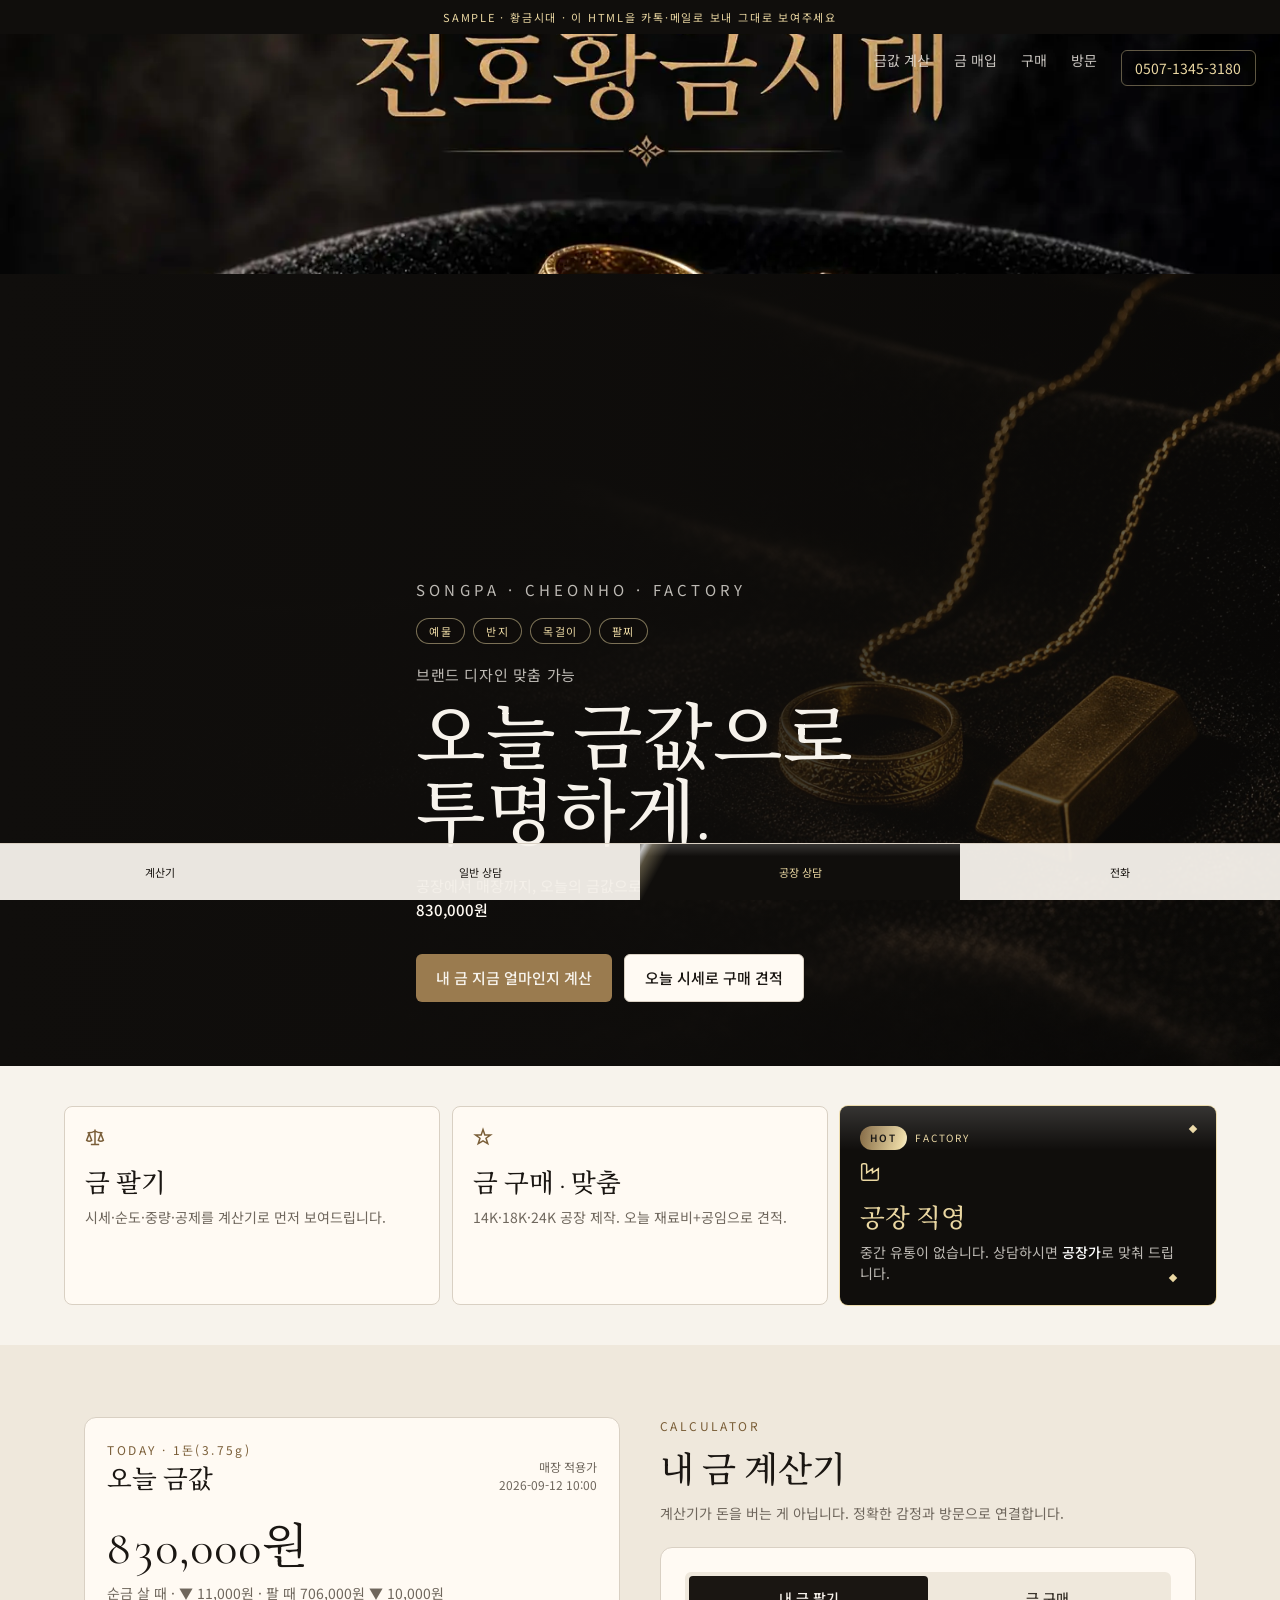
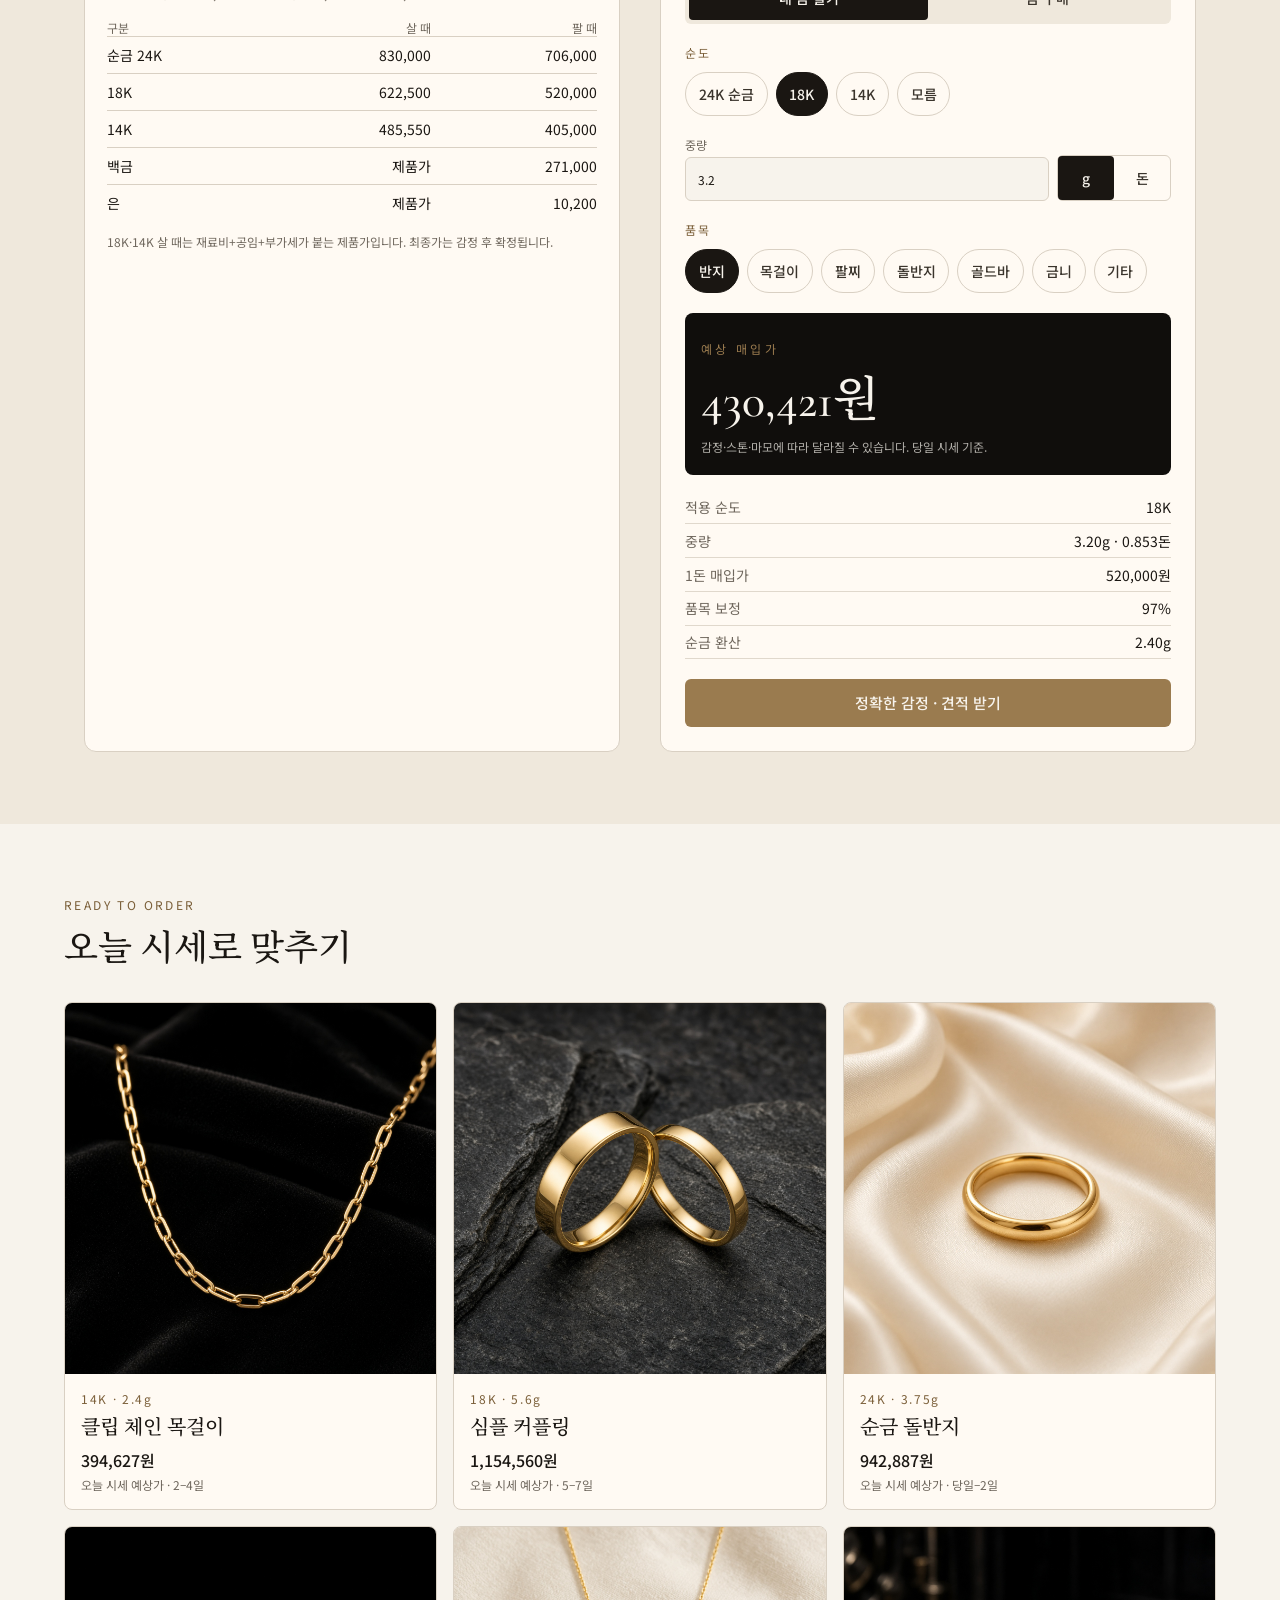
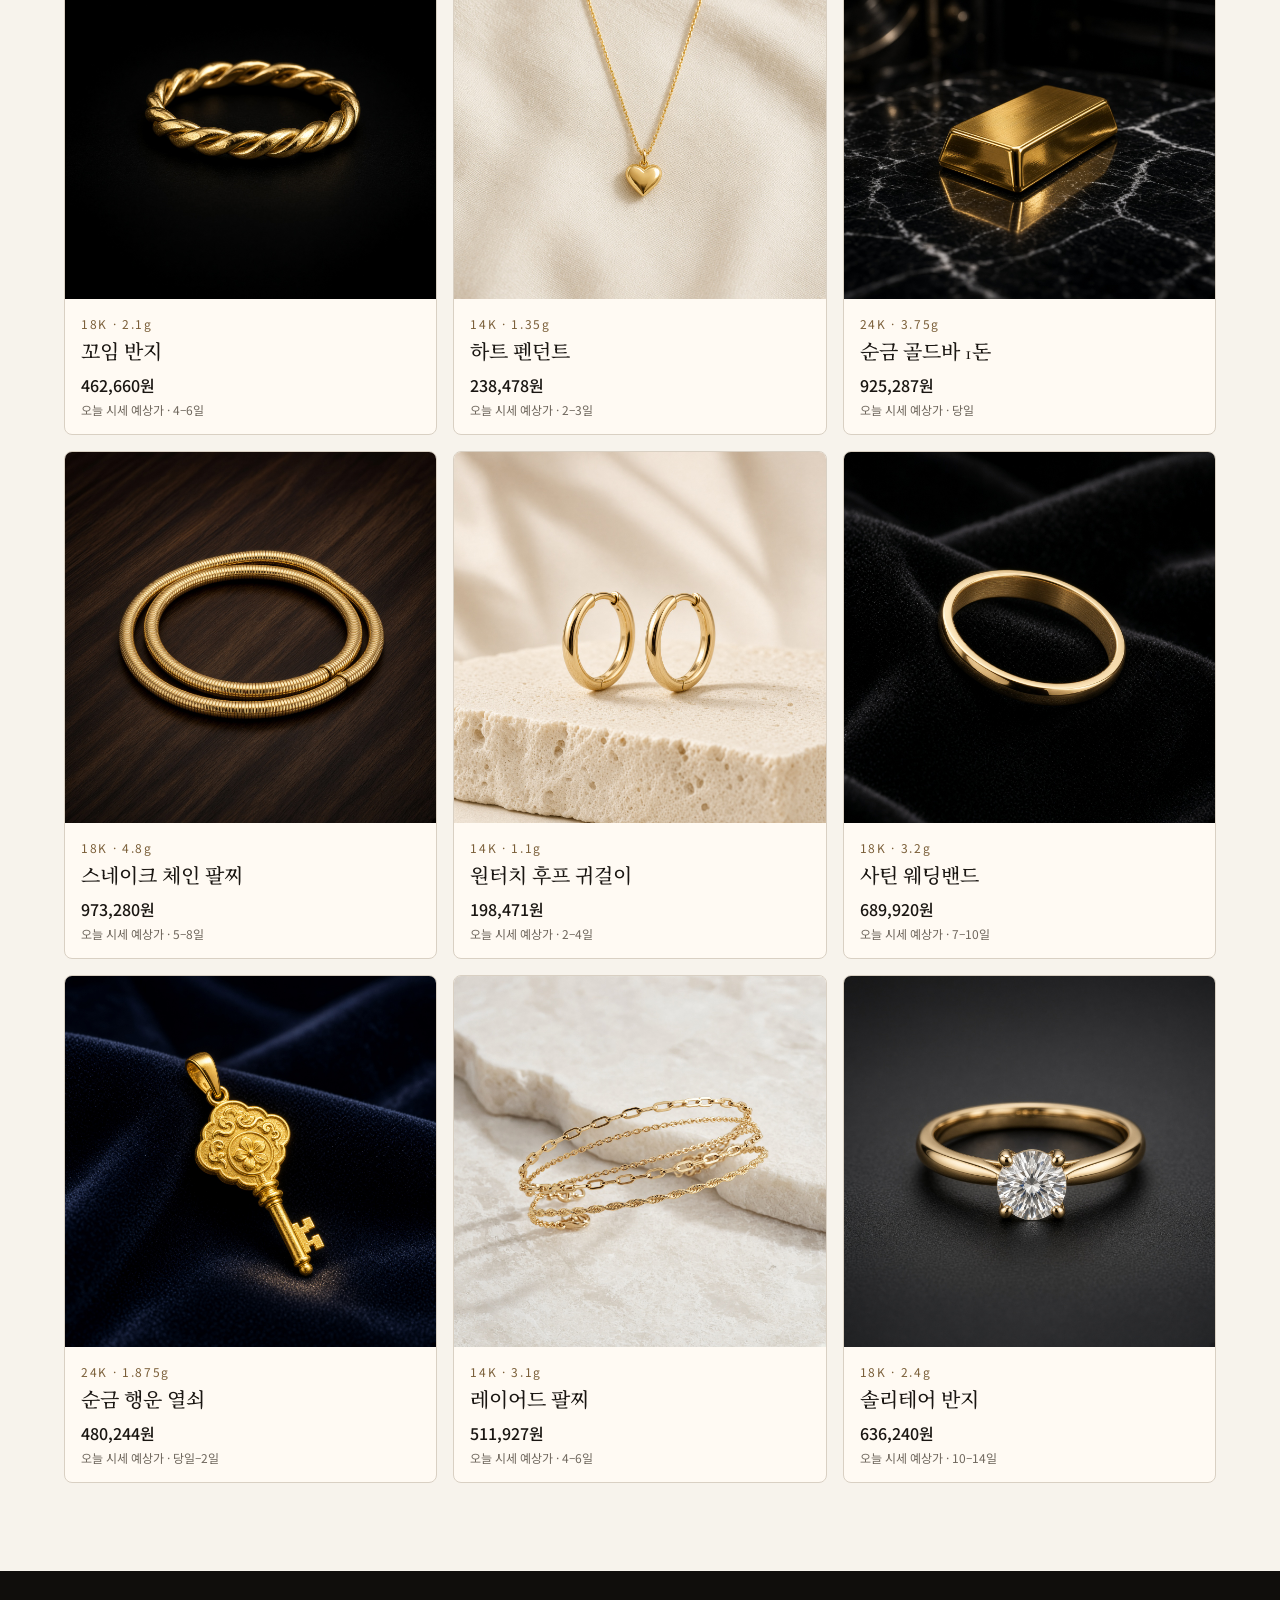
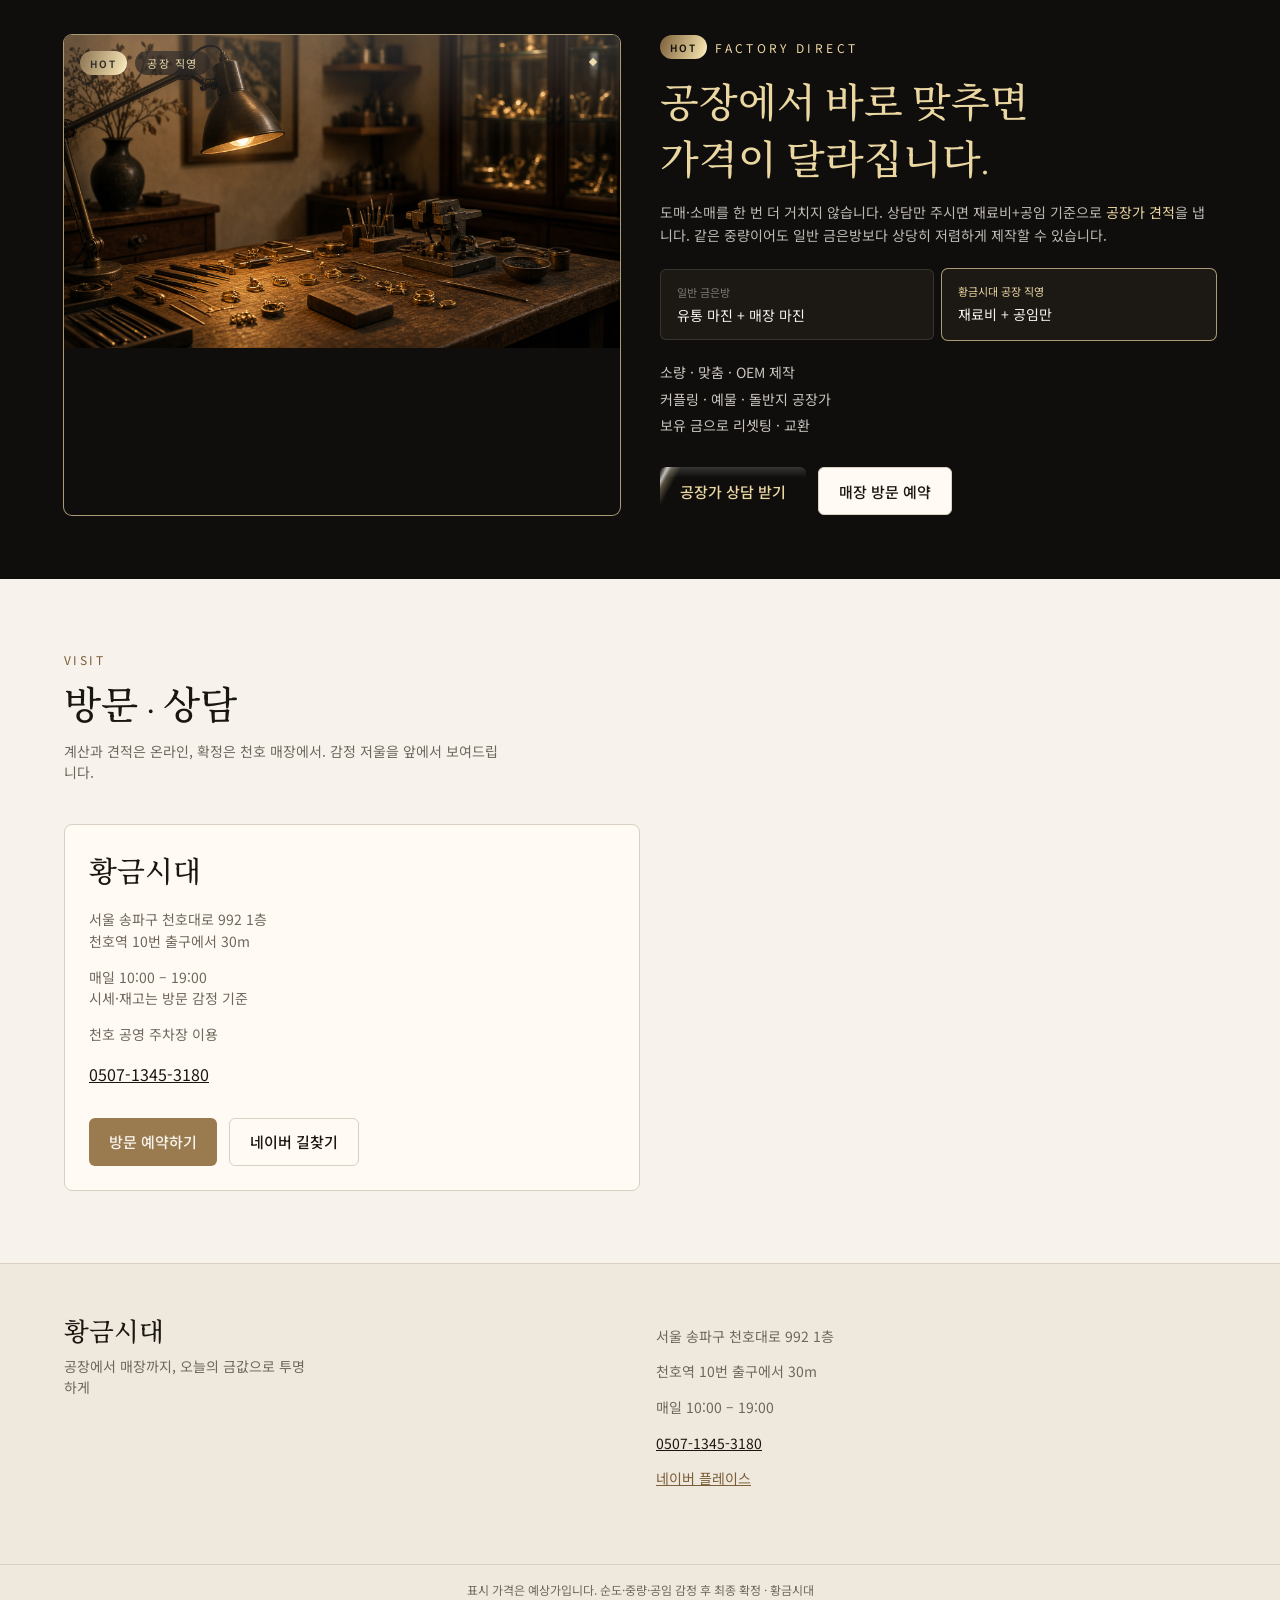
<file: public/sample.html>
<!DOCTYPE html>
<html lang="ko">
<head>
  <meta charset="UTF-8" />
  <meta name="viewport" content="width=device-width, initial-scale=1, viewport-fit=cover" />
  <title>황금시대 · 오늘 금값 · 공장직영 샘플</title>
  <meta name="description" content="송파 천호 공장직영 금은방. 오늘 금값, 내 금 계산기, 맞춤 제작 견적." />
  <link rel="icon" href="favicon.svg" />
  <link rel="preconnect" href="https://fonts.googleapis.com" />
  <link rel="preconnect" href="https://fonts.gstatic.com" crossorigin />
  <link href="https://fonts.googleapis.com/css2?family=Cormorant+Garamond:wght@500;600&family=Noto+Sans+KR:wght@400;500;600&family=Noto+Serif+KR:wght@500;600&display=swap" rel="stylesheet" />
  <style>
    :root {
      --ivory: #f7f3ec;
      --paper: #efe8dc;
      --ink: #1a1612;
      --ink-soft: #3a342c;
      --muted: #6f675d;
      --line: #d9d0c3;
      --gold: #9a7b4f;
      --gold-deep: #7a5e38;
      --gold-bright: #ead7a2;
      --night: #100e0c;
      --night-2: #1c1814;
      --cream: #fffaf3;
      --display: "Cormorant Garamond", "Noto Serif KR", serif;
      --sans: "Noto Sans KR", Pretendard, system-ui, sans-serif;
    }
    * { box-sizing: border-box; }
    html { scroll-behavior: smooth; }
    body {
      margin: 0;
      background: var(--ivory);
      color: var(--ink);
      font-family: var(--sans);
      -webkit-font-smoothing: antialiased;
      padding-bottom: 4.5rem;
    }
    img { max-width: 100%; display: block; }
    button, a { font-family: inherit; }
    button { cursor: pointer; }
    h1, h2, h3 { font-family: var(--display); font-weight: 500; text-wrap: balance; margin: 0; }
    p { text-wrap: pretty; }
    .wrap { max-width: 72rem; margin: 0 auto; padding: 0 1.25rem; }
    .sample-bar {
      background: var(--night);
      color: var(--gold-bright);
      text-align: center;
      font-size: 11px;
      letter-spacing: 0.16em;
      padding: 0.55rem 1rem;
    }
    header {
      position: sticky; top: 0; z-index: 40;
      background: var(--night);
    }
    .head { position: relative; }
    .brand { display: block; }
    .brand img { width: 100%; height: 10rem; object-fit: cover; object-position: center; }
    @media (min-width: 640px) { .brand img { height: 13rem; } }
    @media (min-width: 768px) { .brand img { height: 15rem; } }
    nav {
      display: none; position: absolute; top: 0; right: 0; left: 0;
      justify-content: flex-end; gap: 1.5rem; padding: 1rem 1.5rem 0;
    }
    nav a { color: rgba(247,243,236,.8); text-decoration: none; font-size: 14px; }
    nav a:hover { color: var(--gold-bright); }
    .tel-btn {
      display: none; height: 2.25rem; align-items: center;
      border: 1px solid color-mix(in oklab, var(--gold-bright) 40%, transparent);
      color: var(--gold-bright); background: transparent; text-decoration: none;
      border-radius: 6px; padding: 0 0.85rem; font-size: 14px;
    }
    .hero {
      position: relative; isolation: isolate; min-height: 88svh;
      background: var(--night); color: var(--ivory); overflow: hidden;
      display: flex; align-items: flex-end;
    }
    .hero img { position: absolute; inset: 0; width: 100%; height: 100%; object-fit: cover; opacity: 0.55; }
    .hero-mask {
      position: absolute; inset: 0;
      background: linear-gradient(90deg, var(--night) 0%, rgba(16,14,12,.8) 50%, rgba(16,14,12,.2) 100%);
    }
    .hero-copy { position: relative; padding: 7rem 0 4rem; }
    .kicker { font-size: 12px; letter-spacing: 0.28em; color: var(--gold); margin: 0; }
    .hero h1 { font-size: clamp(2.6rem, 8vw, 4.5rem); line-height: 1.05; margin-top: 1rem; }
    .hero p { max-width: 28rem; margin: 1.2rem 0 0; color: rgba(247,243,236,.75); font-size: 15px; line-height: 1.6; }
    .row { display: flex; flex-wrap: wrap; gap: 0.75rem; margin-top: 2rem; }
    .btn {
      display: inline-flex; align-items: center; justify-content: center; gap: 0.4rem;
      height: 3rem; padding: 0 1.25rem; border-radius: 6px; font-size: 15px; font-weight: 500;
      text-decoration: none; border: 0; color: var(--ivory); background: var(--gold);
    }
    .btn:hover { background: var(--gold-deep); }
    .btn-cream { background: var(--cream); color: var(--ink); border: 1px solid var(--line); }
    .btn-cream:hover { background: var(--paper); }
    .btn-ink { background: var(--ink); color: var(--ivory); }
    .btn-ghost { background: transparent; color: var(--ink); }
    .btn.full { width: 100%; }
    .btn:disabled { opacity: .4; cursor: not-allowed; }
    .cards { display: grid; gap: 0.75rem; padding: 2.5rem 0; }
    .card {
      border: 1px solid var(--line); background: var(--cream);
      border-radius: 8px; padding: 1.25rem; text-decoration: none; color: inherit;
    }
    .card h2 { font-size: 1.6rem; margin-top: 0.7rem; }
    .card p { margin: 0.5rem 0 0; font-size: 14px; color: var(--muted); line-height: 1.55; }
    .card svg { color: var(--gold-deep); }
    .pills { display: flex; flex-wrap: wrap; gap: 0.5rem; margin-top: 1rem; }
    .pill-tag {
      border: 1px solid color-mix(in oklab, var(--gold-bright) 50%, transparent);
      background: rgba(16,14,12,.4); color: var(--gold-bright);
      border-radius: 999px; padding: 4px 12px; font-size: 11px; letter-spacing: 0.14em;
    }
    .hero-custom { margin: 0.75rem 0 0; font-size: 14px; letter-spacing: 0.04em; color: var(--gold-bright); }
    .shine { position: relative; overflow: hidden; }
    .shine::before {
      content: ""; position: absolute; inset: 0; z-index: 1; pointer-events: none;
      background: linear-gradient(180deg, color-mix(in oklab, white 16%, transparent), transparent 22%);
    }
    .shine::after {
      content: ""; position: absolute; top: -30%; bottom: -30%; width: 38%; z-index: 2; pointer-events: none;
      mix-blend-mode: screen;
      background: linear-gradient(100deg, transparent 0%, transparent 32%, color-mix(in oklab, var(--gold-bright) 18%, transparent) 44%, color-mix(in oklab, white 72%, transparent) 50%, color-mix(in oklab, var(--gold-bright) 32%, transparent) 56%, transparent 70%);
      transform: translateX(-140%) skewX(-20deg);
      animation: glass 3.6s ease-in-out infinite;
    }
    @keyframes glass {
      0%, 14% { transform: translateX(-140%) skewX(-20deg); }
      58%, 100% { transform: translateX(320%) skewX(-20deg); }
    }
    .hot-card {
      position: relative; background: var(--night); color: var(--ivory); border: 0;
      box-shadow: 0 0 0 1px color-mix(in oklab, var(--gold-bright) 88%, white);
      overflow: hidden;
    }
    .hot-card h2, .hot-card svg { color: var(--gold-bright); }
    .hot-card p { color: rgba(247,243,236,.75); }
    .hot {
      display: inline-flex; height: 1.5rem; align-items: center; border-radius: 999px;
      padding: 0 0.65rem; font-size: 10px; font-weight: 600; letter-spacing: 0.18em; color: var(--night);
      background-image: linear-gradient(110deg, var(--gold-deep) 0%, var(--gold-bright) 42%, #fff6d8 50%, var(--gold-bright) 58%, var(--gold-deep) 100%);
      background-size: 220% 100%;
      animation: shimmer 2.6s linear infinite;
    }
    @keyframes shimmer { to { background-position: 220% 50%; } }
    .spark {
      position: absolute; width: 6px; height: 6px; background: var(--gold-bright);
      transform: rotate(45deg); animation: pulse 1.8s ease-in-out infinite;
    }
    @keyframes pulse { 50% { opacity: .35; transform: rotate(45deg) scale(.85); } }
    .paper { background: var(--paper); padding: 4.5rem 0; }
    .split { display: grid; gap: 2.5rem; }
    .eyebrow { font-size: 12px; letter-spacing: 0.2em; color: var(--gold-deep); margin: 0; }
    .calc {
      border: 1px solid var(--line); background: var(--cream);
      border-radius: 12px; padding: 1.25rem;
    }
    .seg { display: grid; grid-template-columns: 1fr 1fr; background: var(--paper); padding: 4px; border-radius: 6px; margin-bottom: 1.25rem; }
    .seg button, .chip, .unit button {
      height: 2.75rem; border: 0; background: transparent; color: var(--ink-soft); font-size: 14px; font-weight: 500; border-radius: 4px;
    }
    .seg button.on { background: var(--ink); color: var(--ivory); }
    .chips { display: flex; flex-wrap: wrap; gap: 0.5rem; margin: 0 0 1.25rem; }
    .chip { border: 1px solid var(--line); padding: 0 0.8rem; border-radius: 999px; background: var(--cream); }
    .chip.on { background: var(--ink); color: var(--ivory); border-color: var(--ink); }
    label.field { display: block; font-size: 12px; color: var(--muted); }
    input, textarea, select {
      width: 100%; margin-top: 4px; height: 2.75rem; border: 1px solid var(--line);
      background: var(--ivory); border-radius: 6px; padding: 0 0.75rem; font: inherit; color: var(--ink);
    }
    textarea { height: 6rem; padding: 0.7rem 0.75rem; resize: vertical; }
    .weight { display: grid; grid-template-columns: 1fr auto; gap: 0.5rem; margin-bottom: 1.25rem; }
    .unit { display: flex; border: 1px solid var(--line); border-radius: 6px; align-self: end; }
    .unit button { width: 3.5rem; }
    .unit button.on { background: var(--ink); color: var(--ivory); }
    .quote { background: var(--night); color: var(--ivory); border-radius: 8px; padding: 1.2rem 1rem; }
    .quote .kicker { color: var(--gold); }
    .quote b { font-family: var(--display); font-size: clamp(2rem, 5vw, 3rem); font-weight: 500; display: block; margin-top: 4px; }
    .quote p { margin: 0.5rem 0 0; font-size: 12px; color: rgba(247,243,236,.7); }
    .dl { margin: 1rem 0 0; }
    .dl div { display: flex; justify-content: space-between; gap: 1rem; border-bottom: 1px solid color-mix(in oklab, var(--line) 80%, transparent); padding: 0.4rem 0; font-size: 14px; }
    .dl dt { color: var(--muted); }
    .dl dd { margin: 0; font-variant-numeric: tabular-nums; }
    .board { border: 1px solid var(--line); background: var(--cream); border-radius: 12px; padding: 1.4rem; }
    .board h2 { font-size: 1.6rem; }
    .big { font-family: var(--display); font-size: clamp(2rem, 5vw, 3rem); margin: 0.8rem 0 0; font-variant-numeric: tabular-nums; }
    .delta { font-size: 14px; color: var(--muted); margin: 0.4rem 0 1rem; }
    .grid3 { display: grid; grid-template-columns: 1fr 1fr 1fr; gap: 0.5rem; font-size: 12px; color: var(--muted); }
    .rate { display: grid; grid-template-columns: 1fr 1fr 1fr; gap: 0.5rem; border-top: 1px solid var(--line); padding: 0.5rem 0; font-size: 14px; font-variant-numeric: tabular-nums; }
    .rate span:nth-child(2), .grid3 span:nth-child(2),
    .rate span:nth-child(3), .grid3 span:nth-child(3) { text-align: right; }
    .shop { padding: 4.5rem 0 5.5rem; }
    .shop-head { display: flex; justify-content: space-between; align-items: flex-end; gap: 1rem; margin-bottom: 2rem; }
    .products { display: grid; gap: 1rem; }
    .p-card { display: block; overflow: hidden; border: 1px solid var(--line); background: var(--cream); border-radius: 8px; text-decoration: none; color: inherit; }
    .p-card .ph { aspect-ratio: 1; background: var(--night); overflow: hidden; }
    .p-card img { width: 100%; height: 100%; object-fit: cover; }
    .p-card .meta { padding: 1rem; }
    .p-card .meta p:first-child { margin: 0; font-size: 12px; letter-spacing: 0.14em; color: var(--gold-deep); }
    .p-card h3 { font-size: 1.25rem; margin-top: 4px; }
    .p-card .price { margin: 0.5rem 0 0; font-weight: 500; font-variant-numeric: tabular-nums; }
    .p-card .sub { margin: 4px 0 0; font-size: 12px; color: var(--muted); }
    .factory { background: var(--night); color: var(--ivory); }
    .factory .inner { display: grid; gap: 2.5rem; padding: 4rem 0; }
    .shot { position: relative; overflow: hidden; border-radius: 8px;
      box-shadow: 0 0 0 1px color-mix(in oklab, var(--gold-bright) 70%, transparent); }
    .shot img { width: 100%; aspect-ratio: 16/9; object-fit: cover; }
    .shot .badges { position: absolute; left: 1rem; top: 1rem; display: flex; gap: 0.5rem; align-items: center; }
    .pill { background: rgba(16,14,12,.7); color: var(--gold-bright); border-radius: 999px; padding: 4px 12px; font-size: 11px; letter-spacing: 0.14em; }
    .factory h2 { color: var(--gold-bright); font-size: clamp(2rem, 4vw, 2.5rem); margin-top: 0.7rem; }
    .factory .lead { color: rgba(247,243,236,.75); font-size: 14px; line-height: 1.65; margin-top: 1rem; }
    .cmp { display: grid; grid-template-columns: 1fr 1fr; gap: 0.5rem; margin-top: 1.4rem; }
    .cmp div { background: var(--night-2); border-radius: 6px; padding: 0.85rem 1rem; font-size: 14px; }
    .cmp .dim { border: 1px solid rgba(247,243,236,.12); }
    .cmp .dim p:first-child { color: rgba(247,243,236,.45); font-size: 11px; margin: 0; }
    .cmp .lit { box-shadow: 0 0 0 1px color-mix(in oklab, var(--gold-bright) 70%, transparent); }
    .cmp .lit p:first-child { color: var(--gold-bright); font-size: 11px; margin: 0; }
    .cmp p + p { margin: 0.35rem 0 0; }
    .factory ul { margin: 1.4rem 0 0; padding: 0; list-style: none; font-size: 14px; color: rgba(247,243,236,.8); }
    .factory li { margin: 0.4rem 0; }
    .visit { padding: 4.5rem 0; }
    .visit-grid { display: grid; gap: 1rem; margin-top: 2.5rem; }
    .map { overflow: hidden; border: 1px solid var(--line); border-radius: 8px; min-height: 320px; }
    .map iframe { width: 100%; height: 100%; min-height: 320px; border: 0; }
    .visit-card { border: 1px solid var(--line); background: var(--cream); border-radius: 8px; padding: 1.5rem; max-width: 36rem; }
    footer { border-top: 1px solid var(--line); background: var(--paper); }
    .foot { display: grid; gap: 2rem; padding: 3rem 0; }
    .muted { color: var(--muted); font-size: 14px; line-height: 1.55; }
    .legal { border-top: 1px solid var(--line); padding: 1rem; text-align: center; font-size: 12px; color: var(--muted); }
    .sticky {
      position: fixed; left: 0; right: 0; bottom: 0; z-index: 40;
      background: color-mix(in oklab, var(--ivory) 95%, transparent);
      border-top: 1px solid var(--line);
      display: grid; grid-template-columns: 1fr 1fr 1fr 1fr;
      padding-bottom: env(safe-area-inset-bottom);
    }
    .sticky a, .sticky button {
      height: 3.5rem; border: 0; background: transparent; color: var(--ink);
      font-size: 11px; text-decoration: none; display: flex; flex-direction: column;
      align-items: center; justify-content: center; gap: 2px;
    }
    .sticky .factory-btn { background: var(--night); color: var(--gold-bright); }
    .modal {
      position: fixed; inset: 0; z-index: 60; background: rgba(16,14,12,.55);
      display: none; padding: 1rem;
    }
    .modal.open { display: flex; align-items: center; justify-content: center; }
    .sheet {
      width: min(32rem, 100%); margin: 0; background: var(--ivory); border-radius: 12px;
      padding: 1.5rem; max-height: 84vh; overflow: auto;
    }
    .sheet-h { display: flex; justify-content: space-between; gap: 1rem; margin-bottom: 1rem; }
    .x { width: 2.75rem; height: 2.75rem; border: 0; background: transparent; border-radius: 6px; font-size: 1.4rem; }
    .ok { display: none; }
    .modal.sent .form-fields { display: none; }
    .modal.sent .ok { display: block; }
    @media (min-width: 768px) {
      nav, .tel-btn { display: flex; }
      .cards { grid-template-columns: repeat(3, 1fr); }
      .products { grid-template-columns: repeat(3, 1fr); }
      .split, .factory .inner, .foot { grid-template-columns: 1fr 1fr; }
      .calc { padding: 1.5rem; }
    }
    @media (prefers-reduced-motion: reduce) {
      * { animation: none !important; }
    }
  </style>
</head>
<body>
  <div class="sample-bar">SAMPLE · 황금시대 · 이 HTML을 카톡·메일로 보내 그대로 보여주세요</div>
  <header>
    <div class="head">
      <a class="brand" href="#top">
        <img src="brand.webp" alt="천호황금시대" width="1400" height="788" fetchpriority="high" />
      </a>
      <nav>
        <a href="#calculator">금값 계산</a>
        <a href="#calculator" data-mode="sell">금 매입</a>
        <a href="#shop">구매</a>
        <a href="#visit">방문</a>
        <a class="tel-btn" href="tel:050713453180">0507-1345-3180</a>
      </nav>
    </div>
  </header>

  <section class="hero" id="top">
    <img src="hero.jpg" alt="" />
    <div class="hero-mask"></div>
    <div class="wrap hero-copy">
      <p class="kicker">SONGPA · CHEONHO · FACTORY</p>
      <div class="pills">
        <span class="pill-tag">예물</span>
        <span class="pill-tag">반지</span>
        <span class="pill-tag">목걸이</span>
        <span class="pill-tag">팔찌</span>
      </div>
      <p class="hero-custom">브랜드 디자인 맞춤 가능</p>
      <h1>오늘 금값으로<br />투명하게.</h1>
      <p>공장에서 매장까지, 오늘의 금값으로 투명하게. 순금 1돈 살 때 <b id="heroBuy" style="font-weight:500;color:#fffaf3">830,000원</b></p>
      <div class="row">
        <a class="btn" href="#calculator">내 금 지금 얼마인지 계산</a>
        <a class="btn btn-cream" href="#shop">오늘 시세로 구매 견적</a>
      </div>
    </div>
  </section>

  <section class="wrap cards">
    <a class="card" href="#calculator" data-mode="sell">
      <svg width="20" height="20" viewBox="0 0 24 24" fill="none" stroke="currentColor" stroke-width="1.8"><path d="M16 16l3-8 3 8c-.87.65-1.92 1-3 1s-2.13-.35-3-1zM2 16l3-8 3 8c-.87.65-1.92 1-3 1s-2.13-.35-3-1zM7 21h10M12 3v18M3 7h2c2 0 5-1 7-2 2 1 5 2 7 2h2"/></svg>
      <h2>금 팔기</h2>
      <p>시세·순도·중량·공제를 계산기로 먼저 보여드립니다.</p>
    </a>
    <a class="card" href="#shop">
      <svg width="20" height="20" viewBox="0 0 24 24" fill="none" stroke="currentColor" stroke-width="1.8"><path d="M12 3l2.2 6.6H21l-5.4 3.9 2.1 6.5L12 16.6 6.3 20l2.1-6.5L3 9.6h6.8L12 3z"/></svg>
      <h2>금 구매 · 맞춤</h2>
      <p>14K·18K·24K 공장 제작. 오늘 재료비+공임으로 견적.</p>
    </a>
    <a class="card hot-card shine" href="#factory">
      <span class="spark" style="right:20px;top:20px"></span>
      <span class="spark" style="right:40px;bottom:24px"></span>
      <div style="display:flex;gap:8px;align-items:center">
        <span class="hot">HOT</span>
        <span style="font-size:10px;letter-spacing:.18em;color:var(--gold-bright)">FACTORY</span>
      </div>
      <svg width="20" height="20" viewBox="0 0 24 24" fill="none" stroke="currentColor" stroke-width="1.8" style="margin-top:12px"><path d="M2 20a2 2 0 0 0 2 2h16a2 2 0 0 0 2-2V8l-7 5V8l-7 5V4a2 2 0 0 0-2-2H4a2 2 0 0 0-2 2z"/></svg>
      <h2>공장 직영</h2>
      <p>중간 유통이 없습니다. 상담하시면 <strong style="color:#fff;font-weight:500">공장가</strong>로 맞춰 드립니다.</p>
    </a>
  </section>

  <section class="paper" id="calculator">
    <div class="wrap split">
      <div class="board" id="priceBoard"></div>
      <div>
        <p class="eyebrow">CALCULATOR</p>
        <h2 style="font-size:2.2rem;margin-top:.4rem">내 금 계산기</h2>
        <p class="muted" style="margin:0.7rem 0 1.4rem;max-width:26rem">계산기가 돈을 버는 게 아닙니다. 정확한 감정과 방문으로 연결합니다.</p>
        <div class="calc">
          <div class="seg">
            <button type="button" class="on" data-set="mode" data-v="sell">내 금 팔기</button>
            <button type="button" data-set="mode" data-v="buy">금 구매</button>
          </div>
          <p class="eyebrow" style="margin-bottom:.7rem">순도</p>
          <div class="chips" id="karats"></div>
          <div class="weight">
            <label class="field">중량
              <input id="weight" inputmode="decimal" value="3.2" />
            </label>
            <div class="unit">
              <button type="button" class="on" data-set="unit" data-v="g">g</button>
              <button type="button" data-set="unit" data-v="don">돈</button>
            </div>
          </div>
          <div id="itemWrap">
            <p class="eyebrow" style="margin-bottom:.7rem">품목</p>
            <div class="chips" id="items"></div>
          </div>
          <div class="quote">
            <p class="kicker" id="quoteLabel">예상 매입가</p>
            <b id="quoteValue">—</b>
            <p>감정·스톤·마모에 따라 달라질 수 있습니다. 당일 시세 기준.</p>
          </div>
          <div class="dl" id="quoteRows"></div>
          <button class="btn full" type="button" id="consultCalc" style="margin-top:1.2rem">정확한 감정 · 견적 받기</button>
        </div>
      </div>
    </div>
  </section>

  <section class="shop wrap" id="shop">
    <div class="shop-head">
      <div>
        <p class="eyebrow">READY TO ORDER</p>
        <h2 style="font-size:2.2rem;margin-top:.4rem">오늘 시세로 맞추기</h2>
      </div>
    </div>
    <div class="products" id="products"></div>
  </section>

  <section class="factory" id="factory">
    <div class="wrap inner">
      <div class="shot shine">
        <img src="atelier.jpg" alt="황금시대 공방" />
        <div class="badges"><span class="hot">HOT</span><span class="pill">공장 직영</span></div>
        <span class="spark" style="right:24px;top:24px"></span>
      </div>
      <div>
        <div style="display:flex;gap:8px;align-items:center">
          <span class="hot">HOT</span>
          <p class="kicker" style="color:var(--gold-bright)">FACTORY DIRECT</p>
        </div>
        <h2>공장에서 바로 맞추면<br />가격이 달라집니다.</h2>
        <p class="lead">도매·소매를 한 번 더 거치지 않습니다. 상담만 주시면 재료비+공임 기준으로 <span style="color:var(--gold-bright)">공장가 견적</span>을 냅니다. 같은 중량이어도 일반 금은방보다 상당히 저렴하게 제작할 수 있습니다.</p>
        <div class="cmp">
          <div class="dim"><p>일반 금은방</p><p>유통 마진 + 매장 마진</p></div>
          <div class="lit"><p>황금시대 공장 직영</p><p>재료비 + 공임만</p></div>
        </div>
        <ul>
          <li>소량 · 맞춤 · OEM 제작</li>
          <li>커플링 · 예물 · 돌반지 공장가</li>
          <li>보유 금으로 리셋팅 · 교환</li>
        </ul>
        <div class="row">
          <button class="btn shine" type="button" id="factoryConsult" style="background:var(--night);color:var(--gold-bright);border:0">공장가 상담 받기</button>
          <a class="btn btn-cream" href="#visit">매장 방문 예약</a>
        </div>
      </div>
    </div>
  </section>

  <section class="visit wrap" id="visit">
    <p class="eyebrow">VISIT</p>
    <h2 style="font-size:2.4rem;margin-top:.4rem">방문 · 상담</h2>
    <p class="muted" style="max-width:28rem;margin-top:.7rem">계산과 견적은 온라인, 확정은 천호 매장에서. 감정 저울을 앞에서 보여드립니다.</p>
    <div class="visit-card" style="margin-top:2.5rem">
        <h3 style="font-size:1.8rem">황금시대</h3>
        <p class="muted" style="margin-top:1.2rem">서울 송파구 천호대로 992 1층<br />천호역 10번 출구에서 30m</p>
        <p class="muted">매일 10:00 – 19:00<br />시세·재고는 방문 감정 기준</p>
        <p class="muted">천호 공영 주차장 이용</p>
        <p style="margin:1rem 0 0"><a href="tel:050713453180" style="color:var(--ink)">0507-1345-3180</a></p>
        <div class="row">
          <button class="btn" type="button" id="visitConsult">방문 예약하기</button>
          <a class="btn btn-cream" href="https://naver.me/GOhWHrw8" target="_blank" rel="noreferrer">네이버 길찾기</a>
        </div>
      </div>
  </section>

  <footer>
    <div class="wrap foot">
      <div>
        <h3 style="font-size:1.6rem">황금시대</h3>
        <p class="muted" style="max-width:16rem;margin-top:.5rem">공장에서 매장까지, 오늘의 금값으로 투명하게</p>
      </div>
      <div class="muted">
        <p>서울 송파구 천호대로 992 1층</p>
        <p>천호역 10번 출구에서 30m</p>
        <p>매일 10:00 – 19:00</p>
        <p style="margin-top:.8rem"><a href="tel:050713453180" style="color:var(--ink)">0507-1345-3180</a></p>
        <p><a href="https://naver.me/GOhWHrw8" style="color:var(--gold-deep)">네이버 플레이스</a></p>
      </div>
    </div>
    <p class="legal">표시 가격은 예상가입니다. 순도·중량·공임 감정 후 최종 확정 · 황금시대</p>
  </footer>

  <div class="sticky">
    <a href="#calculator">계산기</a>
    <button type="button" id="stickyConsult">일반 상담</button>
    <button class="factory-btn shine" type="button" id="stickyFactory">공장 상담</button>
    <a href="tel:050713453180">전화</a>
  </div>

  <div class="modal" id="modal" role="dialog" aria-modal="true">
    <form class="sheet" id="consultForm">
      <div class="sheet-h">
        <div>
          <h3 id="modalTitle" style="font-size:1.6rem">일반 상담</h3>
          <p class="muted" id="modalDesc" style="margin:.35rem 0 0;font-size:13px">예상가는 참고입니다. 최종 금액은 매장 감정 후 확정됩니다.</p>
        </div>
        <button class="x" type="button" id="closeModal" aria-label="닫기">×</button>
      </div>
      <div class="form-fields">
        <div class="chips" id="types"></div>
        <p class="muted" id="estBox" style="display:none;border:1px solid var(--line);background:var(--cream);padding:8px 12px;border-radius:6px;font-variant-numeric:tabular-nums"></p>
        <label class="field">이름<input name="name" required placeholder="김지수" /></label>
        <label class="field" style="margin-top:12px">연락처<input name="phone" required inputmode="tel" placeholder="010-0000-0000" /></label>
        <label class="field" style="margin-top:12px">방문 희망일<input name="visitDate" type="date" /></label>
        <label class="field" style="margin-top:12px">메모 · 사진 설명<textarea name="message" id="msg" placeholder="중량, 순도, 원하는 사이즈를 적어주세요."></textarea></label>
        <button class="btn full" type="submit" style="margin-top:16px">상담 요청 보내기</button>
      </div>
      <div class="ok">
        <p class="muted" style="background:var(--paper);padding:12px 16px;border-radius:6px">요청이 이 기기에 저장되었습니다. 지금 전화하거나 문자로 이어가시면 더 빠릅니다.</p>
        <div class="row">
          <a class="btn btn-ink" href="tel:050713453180">전화</a>
          <a class="btn btn-cream" href="sms:050713453180">문자</a>
        </div>
        <button class="btn btn-ghost full" type="button" id="closeModal2">닫기</button>
      </div>
    </form>
  </div>

  <script>
    const DON = 3.75;
    const RATES = {
      gold24Buy: 830000, gold24Sell: 706000, gold18Sell: 520000, gold14Sell: 405000,
      platinumSell: 271000, silverSell: 10200,
      jewelryFactor: 0.97, goldbarFactor: 1, dentalFactor: 0.9,
      labor14: 22000, labor18: 26000, labor24: 8000,
      updatedAt: "2026-09-12 10:00", prevBuy: 841000, prevSell: 716000
    };
    const PURITY = { "24K": 0.999, "18K": 0.75, "14K": 0.585 };
    const KARATS = [{id:"24K",label:"24K 순금"},{id:"18K",label:"18K"},{id:"14K",label:"14K"},{id:"unknown",label:"모름"}];
    const ITEMS = [{id:"ring",label:"반지"},{id:"necklace",label:"목걸이"},{id:"bracelet",label:"팔찌"},{id:"baby",label:"돌반지"},{id:"goldbar",label:"골드바"},{id:"dental",label:"금니"},{id:"other",label:"기타"}];
    const PRODUCTS = [
      {name:"클립 체인 목걸이", karat:"14K", grams:2.4, labor:48000, lead:"2–4일", image:"products/necklace-clip.jpg"},
      {name:"심플 커플링", karat:"18K", grams:5.6, labor:120000, lead:"5–7일", image:"products/couple-bands.jpg"},
      {name:"순금 돌반지", karat:"24K", grams:3.75, labor:28000, lead:"당일–2일", image:"products/baby-ring.jpg"},
      {name:"꼬임 반지", karat:"18K", grams:2.1, labor:72000, lead:"4–6일", image:"products/twist-ring.jpg"},
      {name:"하트 펜던트", karat:"14K", grams:1.35, labor:42000, lead:"2–3일", image:"products/heart-pendant.jpg"},
      {name:"순금 골드바 1돈", karat:"24K", grams:3.75, labor:12000, lead:"당일", image:"products/goldbar.jpg"},
      {name:"스네이크 체인 팔찌", karat:"18K", grams:4.8, labor:88000, lead:"5–8일", image:"products/snake-bracelet.jpg"},
      {name:"원터치 후프 귀걸이", karat:"14K", grams:1.1, labor:38000, lead:"2–4일", image:"products/hoops.jpg"},
      {name:"사틴 웨딩밴드", karat:"18K", grams:3.2, labor:96000, lead:"7–10일", image:"products/wedding-band.jpg"},
      {name:"순금 행운 열쇠", karat:"24K", grams:1.875, labor:22000, lead:"당일–2일", image:"products/lucky-key.jpg"},
      {name:"레이어드 팔찌", karat:"14K", grams:3.1, labor:64000, lead:"4–6일", image:"products/layered-bracelet.jpg"},
      {name:"솔리테어 반지", karat:"18K", grams:2.4, labor:180000, lead:"10–14일", image:"products/solitaire.jpg"}
    ];

    const won = n => Math.round(n).toLocaleString("ko-KR") + "원";
    const wonS = n => Math.round(n).toLocaleString("ko-KR");
    function gramsToDon(g){ return g / DON; }
    function itemFactor(item){
      if (item === "goldbar") return RATES.goldbarFactor;
      if (item === "dental") return RATES.dentalFactor;
      return RATES.jewelryFactor;
    }
    function sellPerDon(k){
      if (k === "24K") return RATES.gold24Sell;
      if (k === "14K") return RATES.gold14Sell;
      return RATES.gold18Sell;
    }
    function estimateSell(karat, grams, item){
      const k = karat === "unknown" ? "18K" : karat;
      const don = gramsToDon(grams);
      const perDon = sellPerDon(karat);
      const factor = itemFactor(item);
      const purity = PURITY[k];
      return {
        amount: Math.round(perDon * don * factor),
        karatLabel: karat === "unknown" ? "18K 가정" : karat,
        grams, don, perDon, factor, fine: grams * purity
      };
    }
    function estimateBuy(karat, grams, labor){
      const purity = PURITY[karat];
      const material = Math.round(RATES.gold24Buy * gramsToDon(grams) * purity);
      const sub = material + labor;
      const vat = Math.round(sub * 0.1);
      return { material, labor, vat, total: sub + vat };
    }
    function defaultLabor(karat, grams){
      const per = karat === "24K" ? RATES.labor24 : karat === "18K" ? RATES.labor18 : RATES.labor14;
      return Math.round(per * Math.max(grams, 0.8));
    }
    function delta(d){
      if (!d) return "보합";
      const abs = Math.abs(d).toLocaleString("ko-KR");
      return d > 0 ? "▲ " + abs + "원" : "▼ " + abs + "원";
    }

    const state = { mode: "sell", karat: "18K", unit: "g", item: "ring" };

    function renderBoard(){
      const buyD = RATES.gold24Buy - RATES.prevBuy;
      const sellD = RATES.gold24Sell - RATES.prevSell;
      const rows = [
        ["순금 24K", RATES.gold24Buy, RATES.gold24Sell],
        ["18K", Math.round(RATES.gold24Buy * 0.75), RATES.gold18Sell],
        ["14K", Math.round(RATES.gold24Buy * 0.585), RATES.gold14Sell],
        ["백금", null, RATES.platinumSell],
        ["은", null, RATES.silverSell]
      ];
      document.getElementById("priceBoard").innerHTML =
        `<p class="eyebrow">TODAY · 1돈(3.75g)</p>
         <div style="display:flex;justify-content:space-between;align-items:flex-end;gap:12px">
           <h2>오늘 금값</h2>
           <p class="muted" style="text-align:right;font-size:12px;margin:0">매장 적용가<br>${RATES.updatedAt}</p>
         </div>
         <p class="big">${won(RATES.gold24Buy)}</p>
         <p class="delta">순금 살 때 · ${delta(buyD)} · 팔 때 ${wonS(RATES.gold24Sell)}원 ${delta(sellD)}</p>
         <div class="grid3"><span>구분</span><span>살 때</span><span>팔 때</span></div>
         ${rows.map(r => `<div class="rate"><span>${r[0]}</span><span>${r[1] ? wonS(r[1]) : "제품가"}</span><span>${wonS(r[2])}</span></div>`).join("")}
         <p class="muted" style="font-size:12px;margin-top:12px">18K·14K 살 때는 재료비+공임+부가세가 붙는 제품가입니다. 최종가는 감정 후 확정됩니다.</p>`;
      document.getElementById("heroBuy").textContent = won(RATES.gold24Buy);
    }

    function chips(el, list, key){
      el.innerHTML = list.map(x => `<button type="button" class="chip${state[key]===x.id?" on":""}" data-set="${key}" data-v="${x.id}">${x.label}</button>`).join("");
    }

    function renderCalc(){
      chips(document.getElementById("karats"), KARATS, "karat");
      chips(document.getElementById("items"), ITEMS, "item");
      document.querySelectorAll("[data-set=mode]").forEach(b => b.classList.toggle("on", b.dataset.v === state.mode));
      document.querySelectorAll("[data-set=unit]").forEach(b => b.classList.toggle("on", b.dataset.v === state.unit));
      document.getElementById("itemWrap").style.display = state.mode === "sell" ? "" : "none";
      const n = Number(document.getElementById("weight").value);
      const grams = !Number.isFinite(n) || n <= 0 ? 0 : (state.unit === "don" ? n * DON : n);
      const buyK = state.karat === "unknown" ? "18K" : state.karat;
      const sell = estimateSell(state.karat, grams, state.item);
      const buy = estimateBuy(buyK, grams, defaultLabor(buyK, grams));
      const result = state.mode === "sell" ? sell.amount : buy.total;
      document.getElementById("quoteLabel").textContent = state.mode === "sell" ? "예상 매입가" : "예상 제작가";
      document.getElementById("quoteValue").textContent = grams > 0 ? won(result) : "—";
      document.getElementById("consultCalc").disabled = grams <= 0;
      const rows = grams > 0
        ? (state.mode === "sell"
          ? [["적용 순도", sell.karatLabel],["중량", sell.grams.toFixed(2)+"g · "+sell.don.toFixed(3)+"돈"],["1돈 매입가", won(sell.perDon)],["품목 보정", Math.round(sell.factor*100)+"%"],["순금 환산", sell.fine.toFixed(2)+"g"]]
          : [["재료비", won(buy.material)],["공임", won(buy.labor)],["부가세 10%", won(buy.vat)],["합계", won(buy.total)]])
        : [];
      document.getElementById("quoteRows").innerHTML = rows.map(r => `<div><dt>${r[0]}</dt><dd>${r[1]}</dd></div>`).join("");
      window.__estimate = grams > 0
        ? (state.mode === "sell"
          ? `예상 매입가 ${won(sell.amount)} · ${sell.karatLabel} ${grams.toFixed(2)}g`
          : `예상 구매가 ${won(buy.total)} · ${buyK} ${grams.toFixed(2)}g`)
        : "";
      window.__consultType = state.mode === "sell" ? "sell" : "custom";
    }

    function renderProducts(){
      document.getElementById("products").innerHTML = PRODUCTS.map(p => {
        const price = estimateBuy(p.karat, p.grams, p.labor);
        return `<a class="p-card" href="#consult" data-product="${p.name}" data-est="${won(price.total)}">
          <div class="ph"><img src="${p.image}" alt="${p.name}" /></div>
          <div class="meta">
            <p>${p.karat} · ${p.grams}g</p>
            <h3>${p.name}</h3>
            <p class="price">${won(price.total)}</p>
            <p class="sub">오늘 시세 예상가 · ${p.lead}</p>
          </div>
        </a>`;
      }).join("");
    }

    const TYPES = [{id:"sell",label:"금 매입"},{id:"buy",label:"구매 견적"},{id:"custom",label:"맞춤 제작"},{id:"visit",label:"방문 예약"}];
    const consult = { type: "visit", estimate: "", message: "" };
    const typesEl = document.getElementById("types");
    typesEl.innerHTML = TYPES.map(t => `<button type="button" class="chip" data-type="${t.id}">${t.label}</button>`).join("");

    function paintTypes(){
      typesEl.querySelectorAll("[data-type]").forEach(b => b.classList.toggle("on", b.dataset.type === consult.type));
    }
    function openModal(opts = {}){
      consult.type = opts.type || "visit";
      consult.estimate = opts.estimate || "";
      consult.message = opts.message || "";
      const modal = document.getElementById("modal");
      const factory = consult.type === "custom";
      document.getElementById("modalTitle").textContent = factory ? "공장 상담" : "일반 상담";
      document.getElementById("modalDesc").textContent = factory
        ? "공장직영 맞춤 제작입니다. 재료비+공임 기준으로 견적합니다."
        : "예상가는 참고입니다. 최종 금액은 매장 감정 후 확정됩니다.";
      const box = document.getElementById("estBox");
      if (consult.estimate) { box.style.display = "block"; box.textContent = consult.estimate; }
      else { box.style.display = "none"; }
      document.getElementById("msg").value = consult.message;
      modal.classList.remove("sent");
      paintTypes();
      modal.classList.add("open");
    }
    function closeModal(){ document.getElementById("modal").classList.remove("open", "sent"); }

    document.addEventListener("click", (e) => {
      const t = e.target.closest("[data-set]");
      if (t) {
        state[t.dataset.set] = t.dataset.v;
        renderCalc();
      }
      const typeBtn = e.target.closest("[data-type]");
      if (typeBtn) { consult.type = typeBtn.dataset.type; paintTypes(); }
      const prod = e.target.closest("[data-product]");
      if (prod) {
        e.preventDefault();
        openModal({ type: "buy", estimate: prod.dataset.product + " · " + prod.dataset.est, message: prod.dataset.product + " 견적 상담" });
      }
      if (e.target.id === "closeModal" || e.target.id === "closeModal2" || e.target.id === "modal") closeModal();
      if (e.target.id === "consultCalc") openModal({ type: window.__consultType, estimate: window.__estimate, message: window.__estimate });
      if (e.target.id === "factoryConsult" || e.target.id === "stickyFactory") openModal({ type: "custom", message: "공장 직영 맞춤 제작 상담 원합니다. 공장가로 견적 부탁합니다." });
      if (e.target.id === "visitConsult" || e.target.id === "stickyConsult") openModal({ type: "visit" });
      if (e.target.closest("[data-mode=sell]")) { state.mode = "sell"; renderCalc(); }
    });
    document.getElementById("weight").addEventListener("input", renderCalc);
    document.getElementById("consultForm").addEventListener("submit", (e) => {
      e.preventDefault();
      const fd = new FormData(e.target);
      const row = {
        name: fd.get("name"), phone: fd.get("phone"), type: consult.type,
        message: fd.get("message"), visitDate: fd.get("visitDate"),
        estimate: consult.estimate, at: new Date().toISOString()
      };
      const prev = JSON.parse(localStorage.getItem("hwanggeum-inquiries") || "[]");
      localStorage.setItem("hwanggeum-inquiries", JSON.stringify([row, ...prev].slice(0, 80)));
      document.getElementById("modal").classList.add("sent");
    });

    renderBoard();
    renderCalc();
    renderProducts();
  </script>
</body>
</html>
</file>
